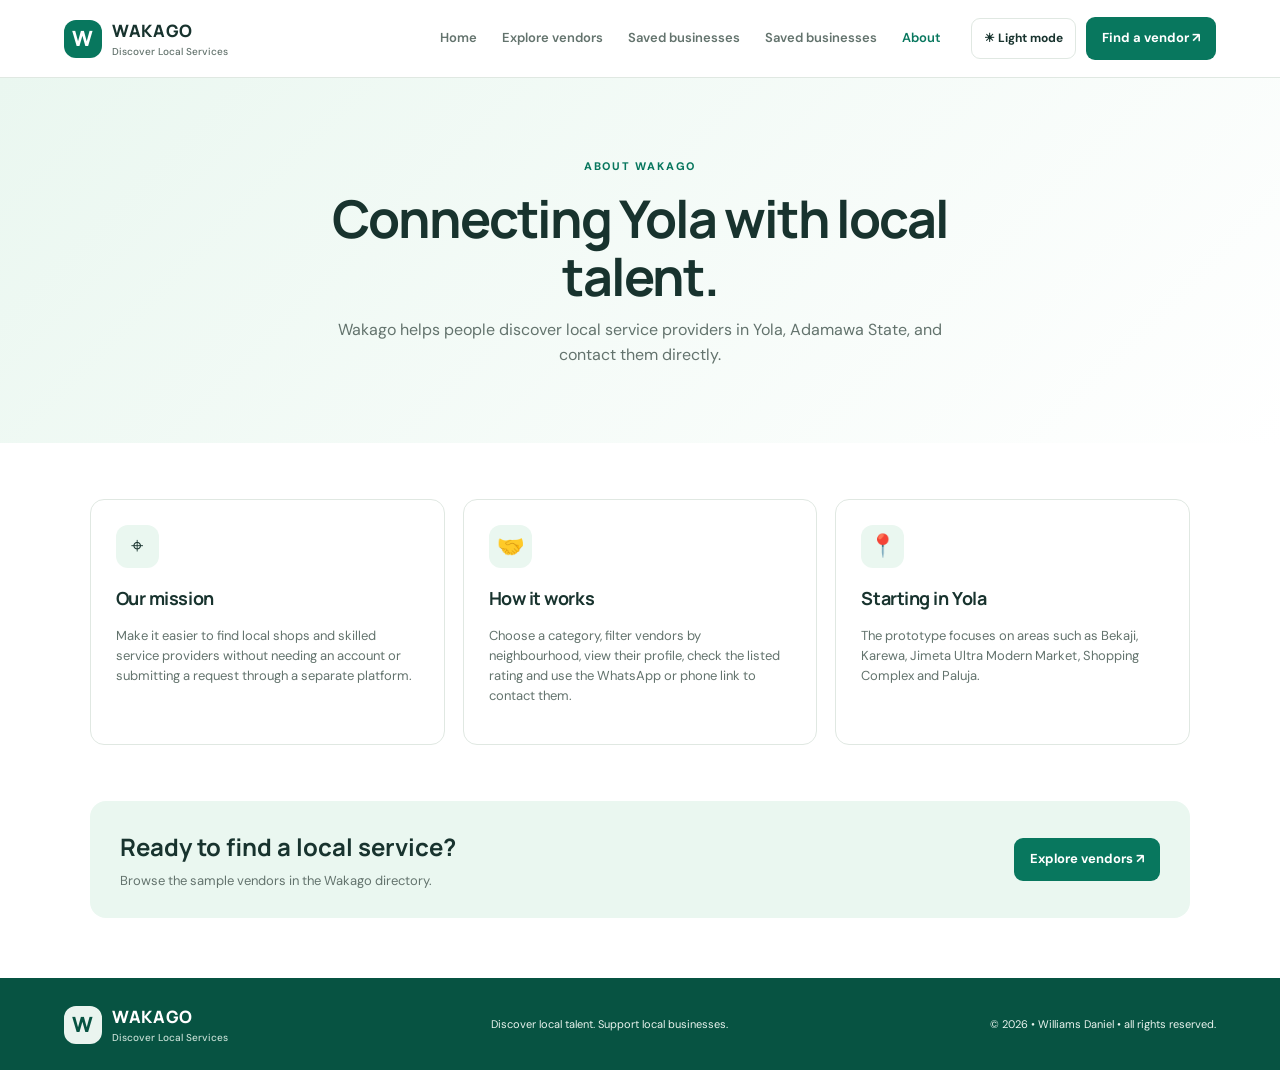
<file: about.html>
<!doctype html><html lang="en" data-theme="light"><head><meta charset="utf-8"><meta name="viewport" content="width=device-width,initial-scale=1"><title>About Wakago</title><link rel="stylesheet" href="style.css"></head><body>
<header class="topbar"><a class="brand" href="index.html"><span class="brand-mark">W</span><span>WAKAGO<small>Discover Local Services</small></span></a><nav><a href="index.html">Home</a><a href="explore.html">Explore vendors</a><a href="saved.html">Saved businesses</a><a href="saved.html">Saved businesses</a><a class="active" href="about.html">About</a></nav><div class="nav-actions"><button class="theme-toggle" data-theme-toggle aria-label="Switch colour theme">☾ Dark mode</button><a class="nav-cta" href="explore.html">Find a vendor ↗</a></div><button class="menu-btn" aria-label="Toggle navigation">☰</button></header>
<main><section class="about-hero"><span class="eyebrow">ABOUT WAKAGO</span><h1>Connecting Yola with local talent.</h1><p>Wakago helps people discover local service providers in Yola, Adamawa State, and contact them directly.</p></section><section class="section about-columns"><article class="info-card"><span class="info-icon">⌖</span><h2>Our mission</h2><p>Make it easier to find local shops and skilled service providers without needing an account or submitting a request through a separate platform.</p></article><article class="info-card"><span class="info-icon">🤝</span><h2>How it works</h2><p>Choose a category, filter vendors by neighbourhood, view their profile, check the listed rating and use the WhatsApp or phone link to contact them.</p></article><article class="info-card"><span class="info-icon">📍</span><h2>Starting in Yola</h2><p>The prototype focuses on areas such as Bekaji, Karewa, Jimeta Ultra Modern Market, Shopping Complex and Paluja.</p></article></section><section class="contact-strip"><div><h2>Ready to find a local service?</h2><p>Browse the sample vendors in the Wakago directory.</p></div><a class="button-link" href="explore.html">Explore vendors ↗</a></section></main>
<footer class="about-footer"><a class="brand" href="index.html"><span class="brand-mark">W</span><span>WAKAGO<small>Discover Local Services</small></span></a><span>Discover local talent. Support local businesses.</span><span>© 2026 • Williams Daniel • all rights reserved.</span></footer><script src="app.js"></script></body></html>
</file>
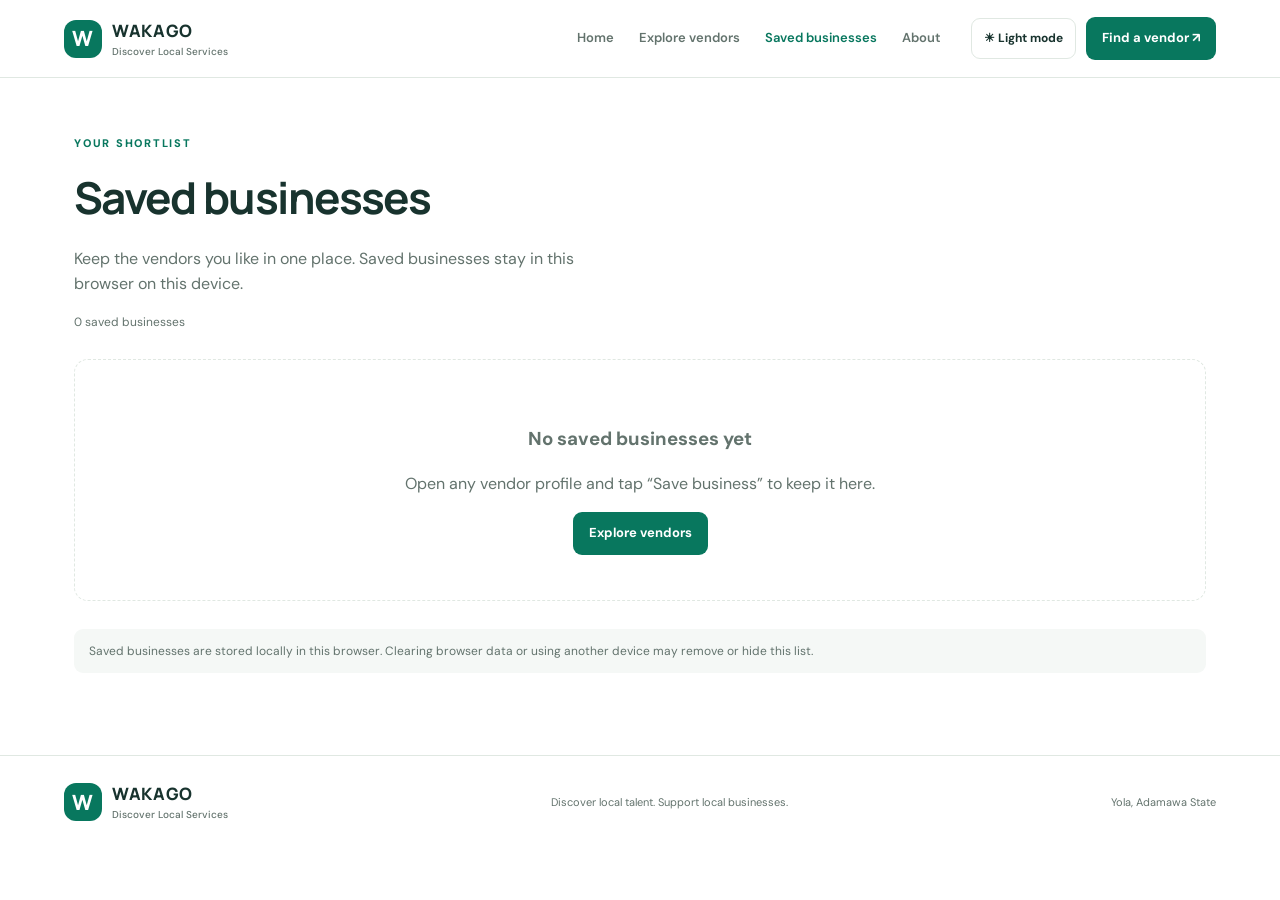
<file: saved.html>
<!doctype html><html lang="en" data-theme="light"><head><meta charset="utf-8"><meta name="viewport" content="width=device-width,initial-scale=1"><title>Saved Businesses | Wakago</title><link rel="stylesheet" href="style.css"></head><body>
<header class="topbar"><a class="brand" href="index.html"><span class="brand-mark">W</span><span>WAKAGO<small>Discover Local Services</small></span></a><nav><a href="index.html">Home</a><a href="explore.html">Explore vendors</a><a class="active" href="saved.html">Saved businesses</a><a href="about.html">About</a></nav><div class="nav-actions"><button class="theme-toggle" data-theme-toggle aria-label="Switch colour theme">☾ Dark mode</button><a class="nav-cta" href="explore.html">Find a vendor ↗</a></div><button class="menu-btn" aria-label="Toggle navigation">☰</button></header>
<main class="page-wrap"><div class="page-heading"><span class="eyebrow">YOUR SHORTLIST</span><h1>Saved businesses</h1><p>Keep the vendors you like in one place. Saved businesses stay in this browser on this device.</p><p id="saved-count" class="result-count">0 saved businesses</p></div><div id="saved-vendor-list" class="vendor-grid"></div><p class="prototype-note">Saved businesses are stored locally in this browser. Clearing browser data or using another device may remove or hide this list.</p></main>
<footer><a class="brand" href="index.html"><span class="brand-mark">W</span><span>WAKAGO<small>Discover Local Services</small></span></a><span>Discover local talent. Support local businesses.</span><span>Yola, Adamawa State</span></footer><script src="app.js"></script></body></html>
</file>
<file: style.css>
@import url('https://fonts.googleapis.com/css2?family=DM+Sans:wght@400;500;600;700&family=Manrope:wght@400;500;600;700;800&display=swap');
:root{color-scheme:light;--bg:#ffffff;--surface:#ffffff;--text:#18332e;--muted:#63736d;--line:#e0e8e2;--green:#08775e;--green-dark:#075342;--mint:#eaf7f0;--soft:#f5f8f6;--shadow:0 10px 30px rgba(15,56,44,.07)}
html[data-theme="dark"]{color-scheme:dark;--bg:#202725;--surface:#2a3330;--text:#f0f5f2;--muted:#c0cbc5;--line:#45514b;--green:#65d0a9;--green-dark:#267d62;--mint:#34463d;--soft:#303a35;--shadow:0 10px 30px rgba(0,0,0,.2)}
*{box-sizing:border-box}body{margin:0;background:var(--bg);color:var(--text);font-family:'DM Sans',sans-serif;line-height:1.55}a{color:inherit;text-decoration:none}button,input,select{font:inherit}button,a,select{ -webkit-tap-highlight-color:transparent}.topbar{height:auto;min-height:78px;padding:15px max(5vw,20px);display:flex;align-items:center;gap:30px;background:var(--surface);border-bottom:1px solid var(--line);position:sticky;top:0;z-index:10}.brand{display:flex;align-items:center;gap:10px;font-family:Manrope,sans-serif;font-weight:800;letter-spacing:.04em;font-size:17px;white-space:nowrap}.brand small{display:block;font-family:'DM Sans',sans-serif;letter-spacing:0;font-size:10px;font-weight:500;color:var(--muted)}.brand-mark{display:grid;place-items:center;width:38px;height:38px;border-radius:12px;background:var(--green);color:#fff;font-size:21px}.topbar nav{display:flex;gap:25px;margin-left:auto}.topbar nav a{font-size:13px;font-weight:600;color:var(--muted)}.topbar nav a:hover,.topbar nav .active{color:var(--green)}.nav-actions{display:flex;gap:10px;align-items:center}.nav-cta,.button-link{display:inline-flex;align-items:center;justify-content:center;padding:11px 16px;background:var(--green);color:#fff;border-radius:9px;font-weight:700;font-size:13px;border:0}.nav-cta:hover,.button-link:hover{background:var(--green-dark)}.theme-toggle{border:1px solid var(--line);background:var(--surface);color:var(--text);padding:10px 12px;border-radius:9px;cursor:pointer;font-size:12px;font-weight:700}.menu-btn{display:none;background:transparent;border:0;color:var(--text);font-size:24px}.hero{display:grid;grid-template-columns:1fr .9fr;gap:5vw;align-items:center;padding:68px max(7vw,24px) 64px;background:linear-gradient(135deg,var(--mint),var(--bg) 65%)}.hero-copy{max-width:620px}.eyebrow{font-size:11px;letter-spacing:.16em;font-weight:800;color:var(--green);text-transform:uppercase}.hero h1,.about-hero h1{font-family:Manrope,sans-serif;font-size:clamp(36px,4.5vw,60px);line-height:1.12;letter-spacing:-.04em;margin:17px 0}.hero h1 em{font-style:normal;color:var(--green)}.hero-copy>p,.page-heading p,.section-heading p{color:var(--muted);max-width:540px}.hero-search{display:flex;align-items:center;gap:10px;background:var(--surface);border:1px solid var(--line);padding:7px;border-radius:12px;box-shadow:var(--shadow);margin:25px 0 18px}.hero-search>span{padding-left:10px;font-size:25px;color:var(--muted)}.hero-search input{border:0;outline:0;min-width:0;flex:1;background:transparent;color:var(--text);padding:10px 0}.hero-search button{border:0;background:var(--green);color:#fff;padding:12px 16px;border-radius:8px;font-weight:700;cursor:pointer}.hero-points{display:flex;flex-wrap:wrap;gap:20px;color:var(--muted);font-size:12px}.hero-image{height:390px;position:relative;border-radius:22px;overflow:hidden;box-shadow:var(--shadow)}.hero-image img{width:100%;height:100%;object-fit:cover}.image-note{position:absolute;bottom:18px;left:18px;right:18px;background:rgba(255,255,255,.94);color:#18332e;border-radius:12px;padding:15px 18px}.image-note strong,.image-note span{display:block}.image-note span{font-size:12px;color:#687973;margin-top:3px}.section{padding:56px max(7vw,24px)}.section-heading{display:flex;justify-content:space-between;align-items:end;gap:20px;margin-bottom:24px}.section h2,.section-heading h2{font-family:Manrope,sans-serif;font-size:28px;letter-spacing:-.025em;margin:7px 0}.section-heading p{margin:4px 0}.text-link{font-weight:700;color:var(--green);font-size:13px;white-space:nowrap}.category-grid{display:grid;grid-template-columns:repeat(5,1fr);gap:14px}.category-tile{background:var(--surface);border:1px solid var(--line);border-radius:14px;padding:22px 18px;display:flex;flex-direction:column;gap:5px;transition:transform .15s,border-color .15s}.category-tile:hover{transform:translateY(-3px);border-color:var(--green)}.category-tile>span{font-size:26px;margin-bottom:8px}.category-tile strong{font-size:14px}.category-tile small{font-size:11px;color:var(--muted)}.featured-section{background:var(--surface)}.vendor-grid{display:grid;grid-template-columns:repeat(3,minmax(0,1fr));gap:20px}.vendor-card{overflow:hidden;background:var(--surface);border:1px solid var(--line);border-radius:15px;box-shadow:0 4px 18px rgba(10,40,30,.035);transition:transform .16s,border-color .16s}.vendor-card:hover{transform:translateY(-3px);border-color:var(--green)}.vendor-card img{width:100%;height:180px;object-fit:cover;display:block;background:var(--soft)}.vendor-card-body{padding:16px}.vendor-card-top{display:flex;justify-content:space-between;gap:8px;align-items:start}.vendor-card h3{font-family:Manrope,sans-serif;font-size:16px;margin:0 0 4px}.category-pill{display:inline-block;background:var(--mint);color:var(--green);font-size:10px;font-weight:800;padding:5px 8px;border-radius:30px;white-space:nowrap}.vendor-card p{font-size:12px;color:var(--muted);margin:9px 0}.rating{font-size:12px;font-weight:700;color:var(--text)}.rating span{color:#e5a52a}.location-line{display:flex;gap:6px;align-items:center}.card-bottom{display:flex;justify-content:space-between;align-items:center;border-top:1px solid var(--line);margin-top:13px;padding-top:12px}.view-link{font-size:12px;color:var(--green);font-weight:800}.page-wrap{max-width:1180px;margin:0 auto;padding:52px 24px 70px}.page-heading{margin-bottom:28px}.page-heading h1{font-family:Manrope,sans-serif;font-size:clamp(30px,4vw,44px);letter-spacing:-.035em;margin:8px 0}.filter-bar{display:grid;grid-template-columns:1fr 210px 250px;gap:12px;padding:12px;background:var(--surface);border:1px solid var(--line);border-radius:14px;margin-bottom:20px}.search-field{display:flex;align-items:center;gap:10px;border:1px solid var(--line);border-radius:9px;padding:0 13px;color:var(--muted);font-size:24px}.search-field input{width:100%;border:0;outline:0;background:transparent;color:var(--text);padding:11px 0;font-size:13px}.filter-bar select{border:1px solid var(--line);border-radius:9px;padding:0 12px;background:var(--surface);color:var(--text);font-size:13px;min-width:0}.result-count{color:var(--muted);font-size:12px;margin:0 0 16px}.prototype-note{font-size:12px;color:var(--muted);margin-top:28px;padding:13px 15px;border-radius:9px;background:var(--soft)}.back-link{display:inline-block;color:var(--green);font-weight:700;font-size:13px;margin-bottom:22px}.profile-card{background:var(--surface);border:1px solid var(--line);border-radius:18px;overflow:hidden;box-shadow:var(--shadow)}.profile-cover{width:100%;height:340px;object-fit:cover;display:block}.profile-content{padding:28px}.profile-head{display:flex;justify-content:space-between;gap:20px;align-items:flex-start}.profile-head h1{font-family:Manrope,sans-serif;font-size:clamp(26px,4vw,38px);margin:8px 0 5px}.profile-subtitle{color:var(--muted);margin:0}.profile-rating{margin-top:12px}.profile-actions{display:flex;flex-wrap:wrap;gap:10px}.contact-button{display:inline-flex;align-items:center;justify-content:center;gap:7px;padding:12px 16px;border-radius:9px;background:var(--green);color:#fff;font-weight:800;font-size:13px}.contact-button.phone{background:var(--surface);color:var(--green);border:1px solid var(--green)}.profile-details{display:grid;grid-template-columns:1fr 1fr;gap:22px;margin-top:26px;padding-top:24px;border-top:1px solid var(--line)}.profile-details h2,.info-card h2{font-family:Manrope,sans-serif;font-size:18px;margin:0 0 9px}.profile-details p{font-size:13px;color:var(--muted)}.detail-item{margin:12px 0;font-size:13px}.detail-item strong{display:block;font-size:11px;color:var(--muted);margin-bottom:2px}.about-hero{padding:75px 24px;text-align:center;background:linear-gradient(135deg,var(--mint),var(--bg));}.about-hero h1{font-size:clamp(34px,5vw,52px);max-width:760px;margin:12px auto}.about-hero p{max-width:650px;margin:0 auto;color:var(--muted)}.about-columns{display:grid;grid-template-columns:repeat(3,1fr);gap:18px}.info-card{background:var(--surface);border:1px solid var(--line);border-radius:14px;padding:25px}.info-icon{display:grid;place-items:center;width:43px;height:43px;background:var(--mint);border-radius:12px;font-size:22px;margin-bottom:17px}.info-card p,.contact-strip p{font-size:13px;color:var(--muted)}.contact-strip{margin:0 max(7vw,24px) 60px;padding:27px 30px;background:var(--mint);border-radius:16px;display:flex;align-items:center;justify-content:space-between;gap:20px}.contact-strip h2{font-family:Manrope,sans-serif;margin:0}.contact-strip p{margin:5px 0 0}footer{display:flex;align-items:center;justify-content:space-between;gap:20px;padding:25px max(5vw,20px);border-top:1px solid var(--line);background:var(--surface);font-size:11px;color:var(--muted)}footer .brand{color:var(--text)}.about-footer{background:var(--green-dark);color:#eaf4ef;border-color:transparent}.about-footer .brand{color:#fff}.about-footer .brand small{color:#c5ded4}.about-footer .brand-mark{background:#eaf4ef;color:var(--green-dark)}.empty-state{grid-column:1/-1;text-align:center;padding:45px 20px;background:var(--surface);border:1px dashed var(--line);border-radius:14px;color:var(--muted)}
@media(max-width:900px){.topbar{gap:14px}.topbar nav{gap:15px}.nav-cta{display:none}.hero{gap:28px;padding-top:45px}.hero-image{height:330px}.category-grid{grid-template-columns:repeat(3,1fr)}.vendor-grid{grid-template-columns:repeat(2,minmax(0,1fr))}.filter-bar{grid-template-columns:1fr 1fr}.search-field{grid-column:1/-1}.profile-cover{height:280px}}
@media(max-width:620px){.topbar{min-height:68px;padding:12px 16px;flex-wrap:wrap}.topbar nav{display:none;order:5;width:100%;margin:0;padding:10px 0 4px;justify-content:space-between}.topbar.nav-open nav{display:flex}.topbar nav a{font-size:12px}.nav-actions{margin-left:auto}.theme-toggle{padding:9px;font-size:11px}.menu-btn{display:block}.hero{grid-template-columns:1fr;padding:40px 20px 34px}.hero h1{font-size:39px}.hero-image{height:260px}.hero-search button{padding:11px;font-size:11px}.hero-points{gap:10px}.section{padding:38px 20px}.section-heading{align-items:start}.section h2,.section-heading h2{font-size:23px}.category-grid{grid-template-columns:repeat(2,1fr);gap:10px}.category-tile{padding:16px 13px}.vendor-grid{grid-template-columns:1fr;gap:14px}.vendor-card img{height:205px}.page-wrap{padding:34px 16px 50px}.filter-bar{grid-template-columns:1fr}.search-field{grid-column:auto}.filter-bar select{padding:12px}.profile-cover{height:220px}.profile-content{padding:18px}.profile-head{display:block}.profile-actions{margin-top:18px}.profile-details{grid-template-columns:1fr;gap:8px}.about-hero{padding:55px 20px}.about-columns{grid-template-columns:1fr;padding-top:32px;padding-bottom:32px}.contact-strip{margin:0 20px 38px;padding:22px;align-items:flex-start;flex-direction:column}footer{flex-direction:column;align-items:flex-start;padding:22px 20px;gap:12px}}

.save-small{margin:0 16px 16px;border:1px solid var(--line);background:var(--surface);color:var(--green);padding:8px 11px;border-radius:8px;font-size:12px;font-weight:700;cursor:pointer}.save-small.is-saved,.save-profile.is-saved{background:var(--mint);color:var(--green);border-color:var(--green)}.save-profile{cursor:pointer;border:0}.save-status{font-size:13px;color:var(--green);font-weight:700;min-height:0;margin:12px 0 0}.save-status:empty{display:none}
@media(max-width:620px){.topbar nav{flex-wrap:wrap;gap:12px}.topbar nav a{font-size:11px}}
</file>
